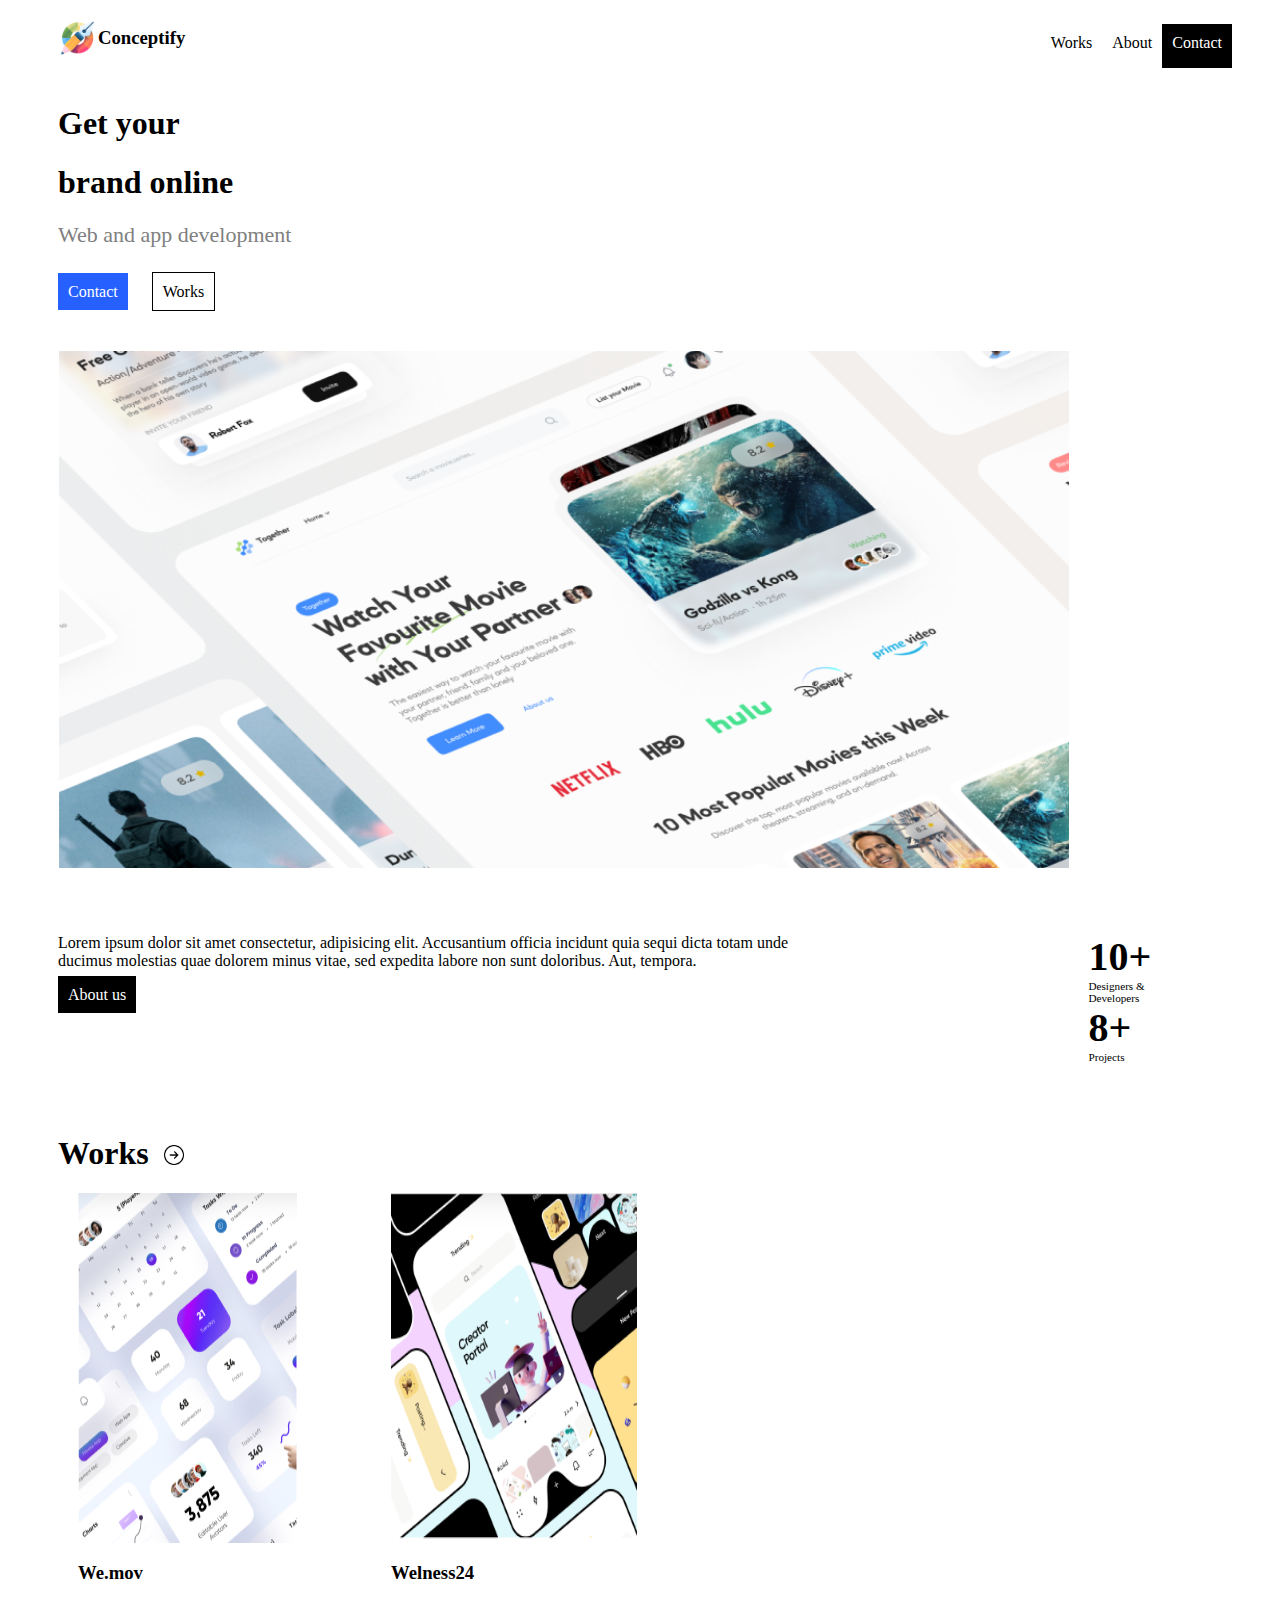
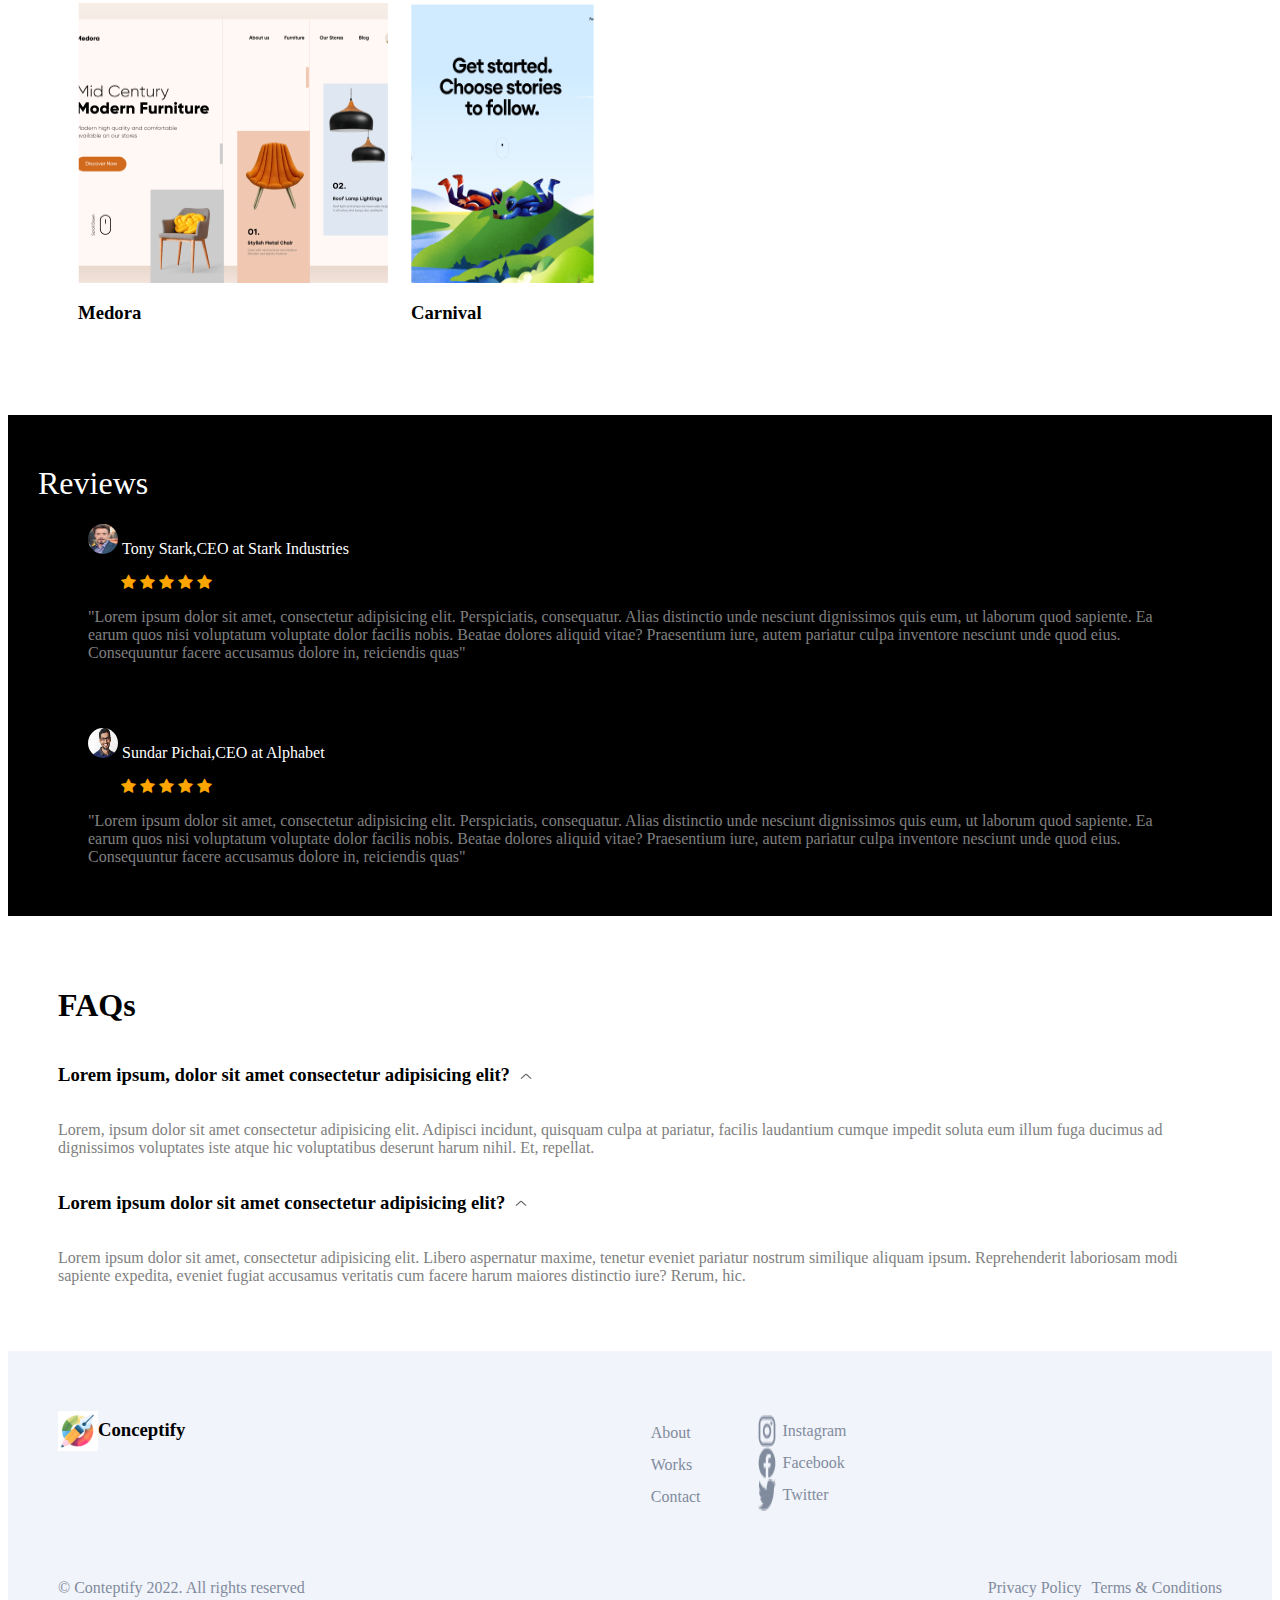
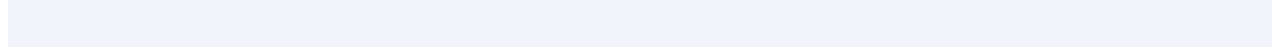
<file: Tathva/Index.html>
<html lang="en">
<head>
    <meta charset="UTF-8">
    <meta http-equiv="X-UA-Compatible" content="IE=edge">
    <meta name="viewport" content="width=device-width, initial-scale=1.0">
    <link rel="stylesheet" href="https://cdnjs.cloudflare.com/ajax/libs/font-awesome/4.7.0/css/font-awesome.min.css">
    <link rel="stylesheet" href="style.css">
    <title>Tathva Frontend</title>
</head>
<body>
    <div class="top">
        <div class="top1">
            <img src="tathva home1.png" alt="Logo of Conceptify" class="logo">
            <h3>Conceptify</h3>
        </div>
        <ul class="top2">
            <li class="list1">Works</li>
            <li class="list1">About</li>
            <li class="list2">Contact</li>
        </ul>
    </div>
    <h1 class="home1">Get your</h1>
    <h1 class="home1">brand online</h1>
    <h1 class="home2">Web and app development</h1>
    <a  class="home3">Contact</a>
    <a  class="home4">Works</a>
    <img src="tathva_first_page.png" alt="This is an glimpse of app" class="homeimage">
    <div class="box">
        <div class="right">
            <p class="right1">Lorem ipsum dolor sit amet consectetur, adipisicing elit. Accusantium officia incidunt quia sequi dicta totam unde ducimus molestias quae dolorem minus vitae, sed expedita labore non sunt doloribus. Aut, tempora.</p>
        <a class="right2">About us</a>
        </div>
        <div class="left">
            <div class="left1">10+</div>
            <div class="left2">Designers & Developers</div>
            <div class="left1">8+</div>
            <div class="left2">Projects</div>
        </div>  
    </div>

    <div class="works">
        <h1 class="works0">Works</h1>
        <img src="right.png" alt="" class="arrow">
    </div>
    <div class="photo">
        <div class="photor">
            <img src="tathva works1.png" alt="" height="50%" width="70%" class="photo1">
            <h3 class="text1" width="50%">We.mov</h3>
            <img src="tathva works3.png" alt="" height="40%" width="100%" class="photo2">
            <h3 class="text2">Medora</h3>
        </div>
        <div class="photol">
            <img src="tathva works2.png" alt="" height="50%" width=80% class="photo3">
            <h3 class="text3" width="50%">Welness24</h3>
            <img src="tathva works4.png" alt="" width="60%" height="40%" class="photo4">
            <h3 class="text4">Carnival</h3>
        </div>
    </div>

    <div class="reviews">
        <h1 class="reviews1">Reviews</h1>
        <div class="reviews2">
            <img src="Robert-Downey.jpg" alt="img"/ class="circular">
        </div>
        <div style="display:inline-block;">
            <p class="reviews3">
                Tony Stark,CEO at Stark Industries
            </p>
        </div>
        <div class="reviews4">
            <span class="fa fa-star checked"></span>
            <span class="fa fa-star checked"></span>
            <span class="fa fa-star checked"></span>
            <span class="fa fa-star checked"></span>
            <span class="fa fa-star checked"></span>
        </div>
        <p class="reviews5">
            &quot;Lorem ipsum dolor sit amet, consectetur adipisicing elit. Perspiciatis, consequatur. Alias distinctio unde nesciunt dignissimos quis eum, ut laborum quod sapiente. Ea earum quos nisi voluptatum voluptate dolor facilis nobis. Beatae dolores aliquid vitae? Praesentium iure, autem pariatur culpa inventore nesciunt unde quod eius. Consequuntur facere accusamus dolore in, reiciendis quas&quot;
        </p>
        <div class="reviews2">
            <img src="sundar pichai.jpg" alt="img"/ class="circular">
        </div>
        <div style="display:inline-block;">
            <p class="reviews3">
                Sundar Pichai,CEO at Alphabet
            </p>
        </div>
        <div class="reviews4">
            <span class="fa fa-star checked"></span>
            <span class="fa fa-star checked"></span>
            <span class="fa fa-star checked"></span>
            <span class="fa fa-star checked"></span>
            <span class="fa fa-star checked"></span>
        </div>
        <p class="reviews5">
            &quot;Lorem ipsum dolor sit amet, consectetur adipisicing elit. Perspiciatis, consequatur. Alias distinctio unde nesciunt dignissimos quis eum, ut laborum quod sapiente. Ea earum quos nisi voluptatum voluptate dolor facilis nobis. Beatae dolores aliquid vitae? Praesentium iure, autem pariatur culpa inventore nesciunt unde quod eius. Consequuntur facere accusamus dolore in, reiciendis quas&quot;
    </div>

    <h1 class="faq1">FAQs</h1>
    <div class="stark">
        <h3 class="faq2">Lorem ipsum, dolor sit amet consectetur adipisicing elit?</h3>
        <img src="Vector 1.png" alt="" class="vector1">
    </div>
    
    <p class="faq3">
        Lorem, ipsum dolor sit amet consectetur adipisicing elit. Adipisci incidunt, quisquam culpa at pariatur, facilis laudantium cumque impedit soluta eum illum fuga ducimus ad dignissimos voluptates iste atque hic voluptatibus deserunt harum nihil. Et, repellat.
    </p>
    <div class="sundar">
        <h3 class="faq2">Lorem ipsum dolor sit amet consectetur adipisicing elit?</h3>
        <img src="Vector 1.png" alt="" class="vector1">
    </div>
    
    <p class="faq4">
        Lorem ipsum dolor sit amet, consectetur adipisicing elit. Libero aspernatur maxime, tenetur eveniet pariatur nostrum similique aliquam ipsum. Reprehenderit laboriosam modi sapiente expedita, eveniet fugiat accusamus veritatis cum facere harum maiores distinctio iure? Rerum, hic.
    </p>

    <div class="footer">
        <div class="footer1">
            <div class="foot1">
                <img src="tathva home1.png" alt="Logo of Conceptify" class="logo1" height="30%">
                <h3>Conceptify</h3>
            </div>
            <div class="foot2">
                <div>
                    <ul class="l1">
                        <li class="lr">About</li>
                        <li class="lr">Works</li>
                        <li class="lr">Contact</li>
                    </ul>
                 </div>  
                 <div>
                    <div class="l2">
                        <div class="insta">
                            <img src="Vector (3).png" alt="">
                            <div class="lr">Instagram</div>
                        </div>
                        <div class="fb">
                            <img src="Vector (1).png" alt="">
                            <div class="lr">Facebook</div>
                        </div>
                        <div class="twitter">
                            <img src="Vector (2).png" alt="">
                            <div class="lr">Twitter</div>
                        </div>
                    </div>
                 </div>
            </div>
            <br>
        </div>
        <div class="footer2">
            <div>
                <div>© Conteptify 2022. All rights reserved</div>
            </div>
            <div class="r1">
                <div class="r11">Privacy Policy</div>
                <div>Terms & Conditions</div>
            </div>
        </div>
    </div>
    
</body>
</html>
</file>
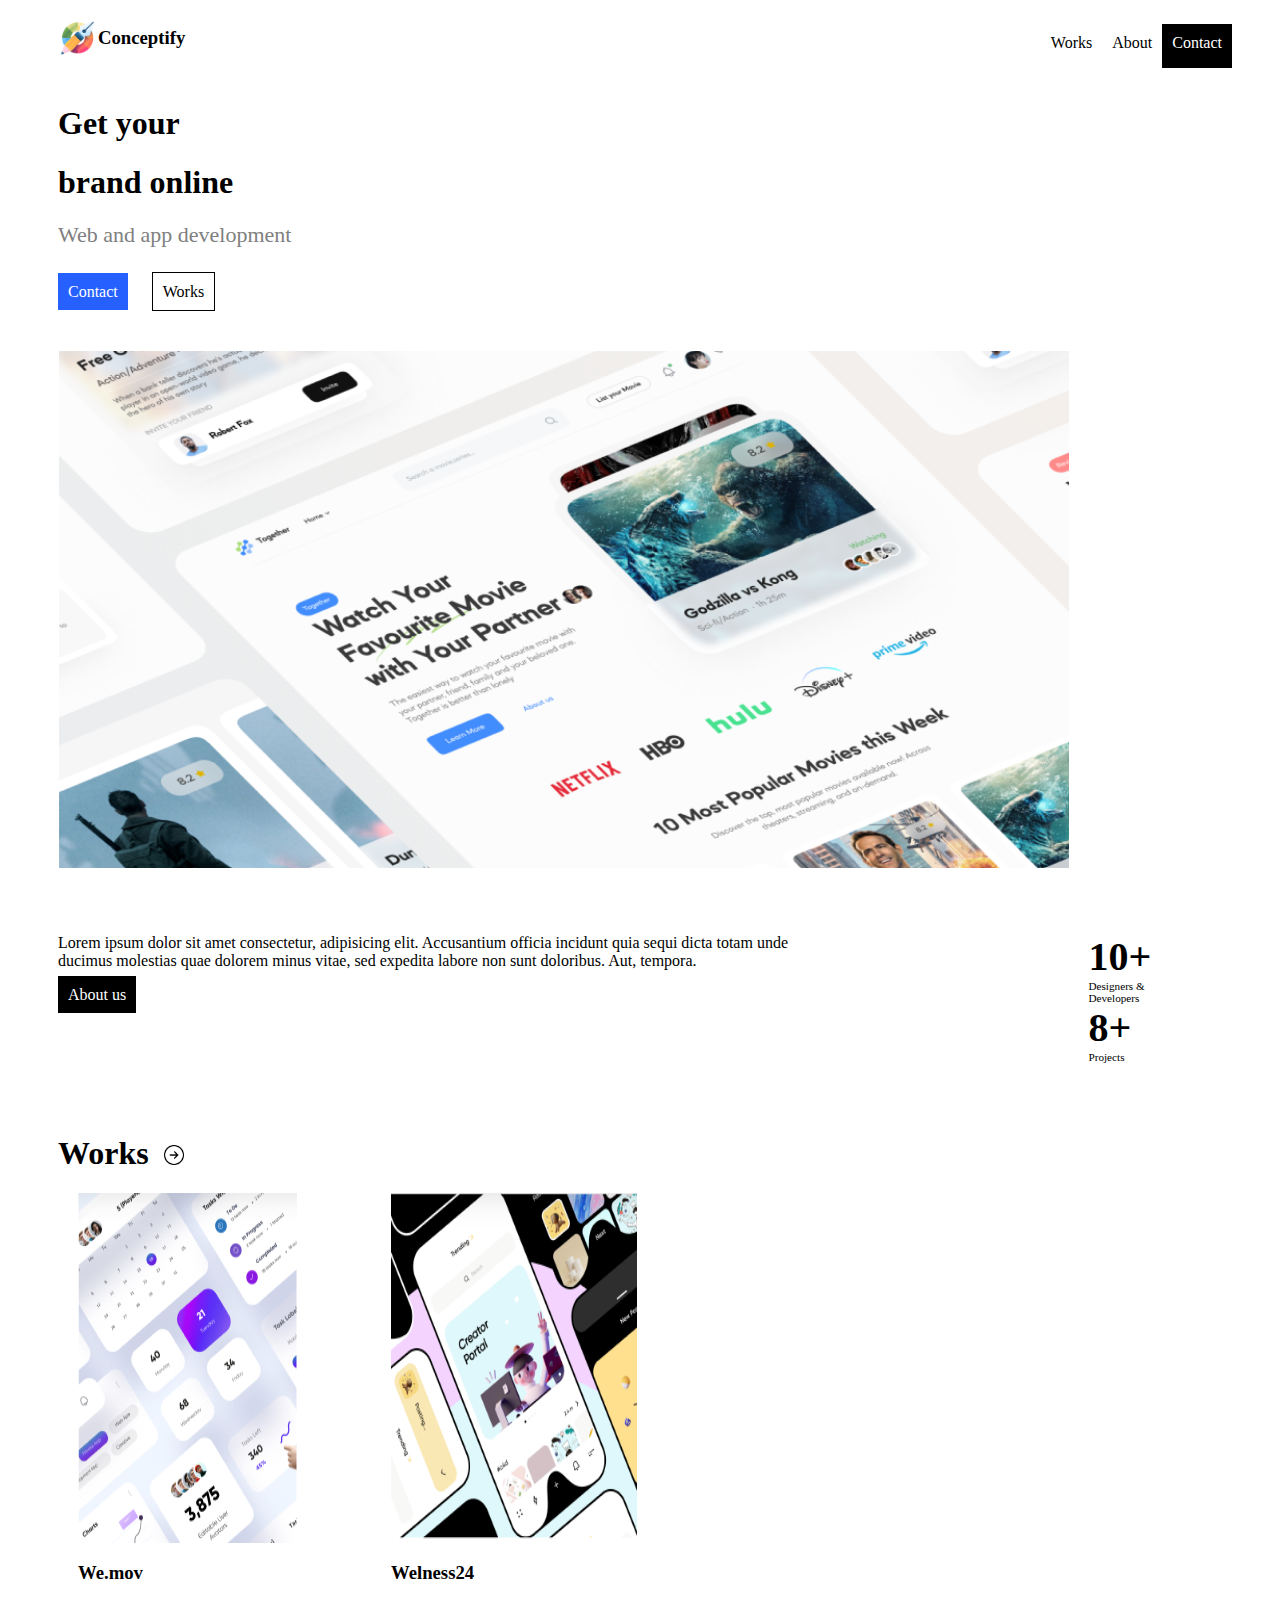
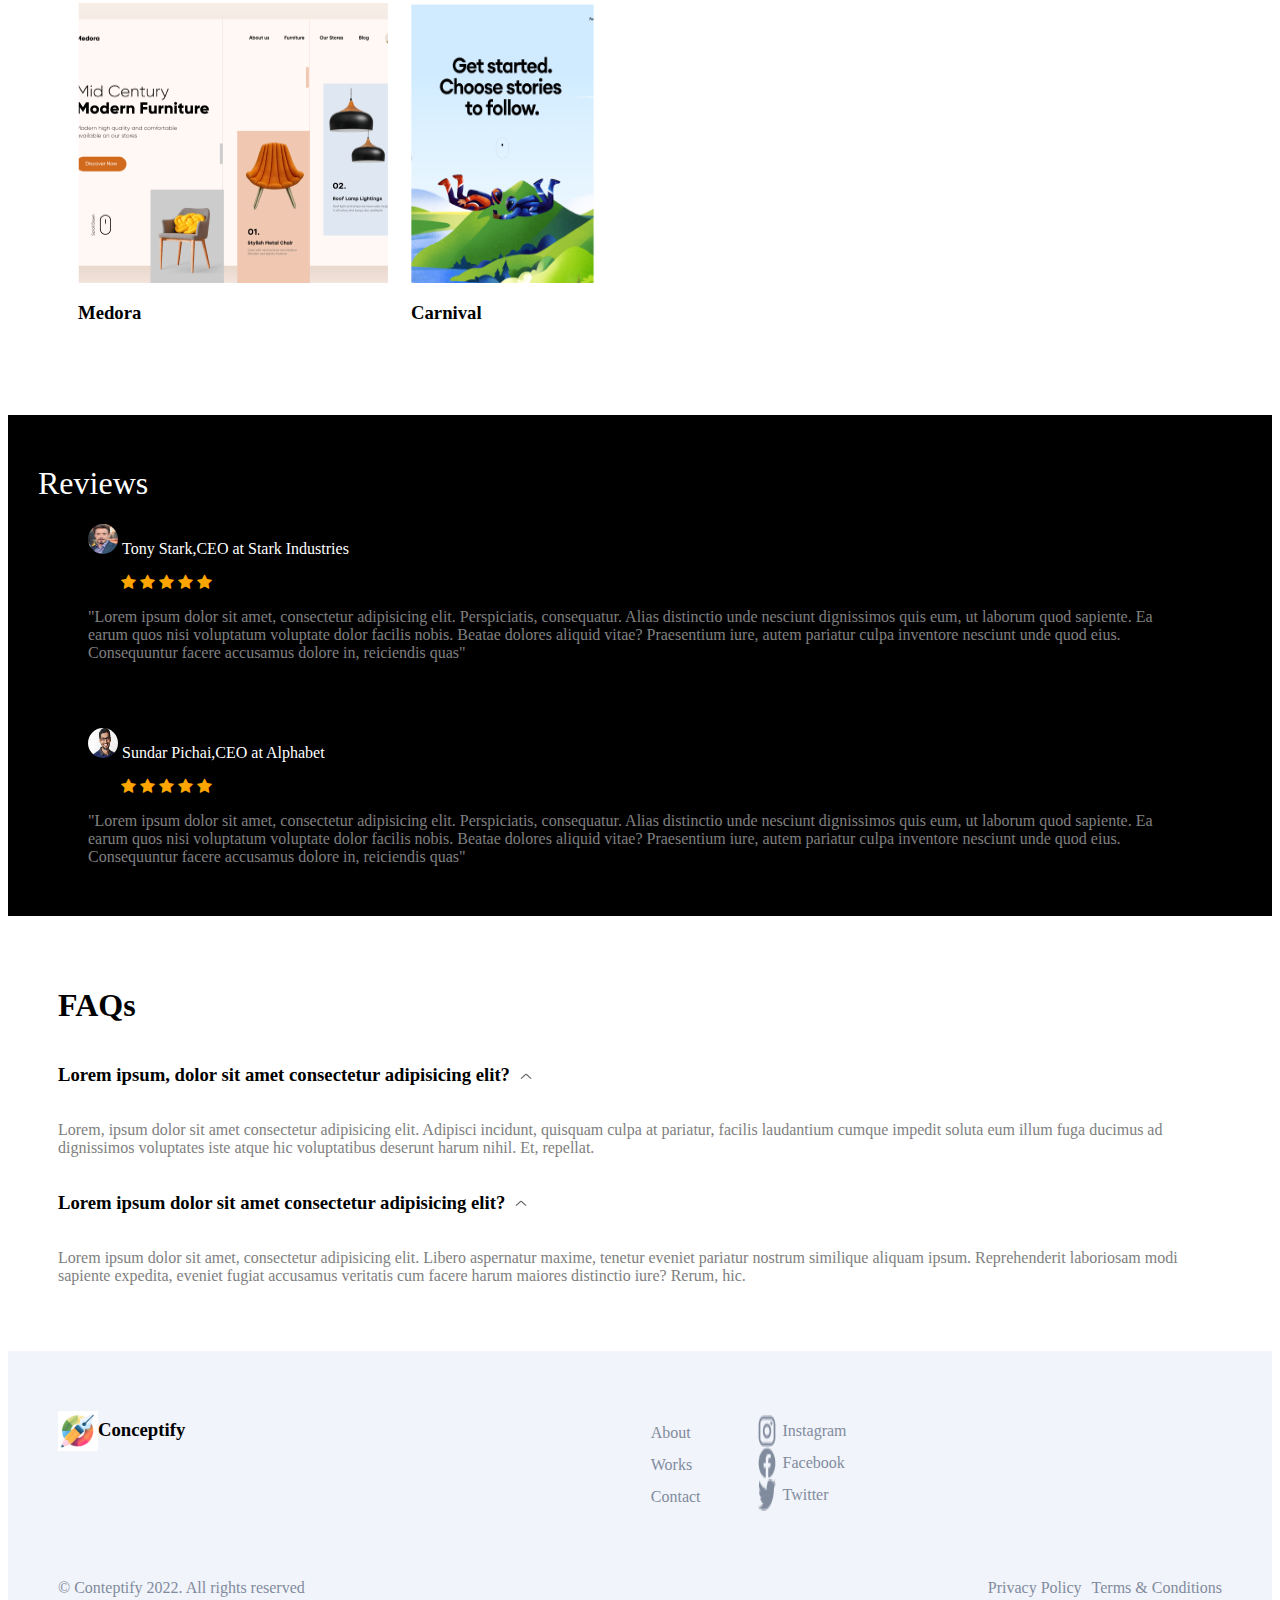
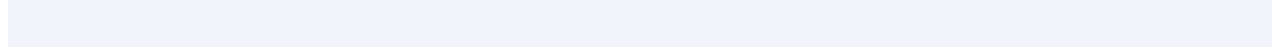
<file: Tathva/Frontendtathva.html>
<html lang="en">
<head>
    <meta charset="UTF-8">
    <meta http-equiv="X-UA-Compatible" content="IE=edge">
    <meta name="viewport" content="width=device-width, initial-scale=1.0">
    <link rel="stylesheet" href="https://cdnjs.cloudflare.com/ajax/libs/font-awesome/4.7.0/css/font-awesome.min.css">
    <link rel="stylesheet" href="style.css">
    <title>Tathva Frontend</title>
</head>
<body>
    <div class="top">
        <div class="top1">
            <img src="tathva home1.png" alt="Logo of Conceptify" class="logo">
            <h3>Conceptify</h3>
        </div>
        <ul class="top2">
            <li class="list1">Works</li>
            <li class="list1">About</li>
            <li class="list2">Contact</li>
        </ul>
    </div>
    <h1 class="home1">Get your</h1>
    <h1 class="home1">brand online</h1>
    <h1 class="home2">Web and app development</h1>
    <a  class="home3">Contact</a>
    <a  class="home4">Works</a>
    <img src="tathva_first_page.png" alt="This is an glimpse of app" class="homeimage">
    <div class="box">
        <div class="right">
            <p class="right1">Lorem ipsum dolor sit amet consectetur, adipisicing elit. Accusantium officia incidunt quia sequi dicta totam unde ducimus molestias quae dolorem minus vitae, sed expedita labore non sunt doloribus. Aut, tempora.</p>
        <a class="right2">About us</a>
        </div>
        <div class="left">
            <div class="left1">10+</div>
            <div class="left2">Designers & Developers</div>
            <div class="left1">8+</div>
            <div class="left2">Projects</div>
        </div>  
    </div>

    <div class="works">
        <h1 class="works0">Works</h1>
        <img src="right.png" alt="" class="arrow">
    </div>
    <div class="photo">
        <div class="photor">
            <img src="tathva works1.png" alt="" height="50%" width="70%" class="photo1">
            <h3 class="text1" width="50%">We.mov</h3>
            <img src="tathva works3.png" alt="" height="40%" width="100%" class="photo2">
            <h3 class="text2">Medora</h3>
        </div>
        <div class="photol">
            <img src="tathva works2.png" alt="" height="50%" width=80% class="photo3">
            <h3 class="text3" width="50%">Welness24</h3>
            <img src="tathva works4.png" alt="" width="60%" height="40%" class="photo4">
            <h3 class="text4">Carnival</h3>
        </div>
    </div>

    <div class="reviews">
        <h1 class="reviews1">Reviews</h1>
        <div class="reviews2">
            <img src="Robert-Downey.jpg" alt="img"/ class="circular">
        </div>
        <div style="display:inline-block;">
            <p class="reviews3">
                Tony Stark,CEO at Stark Industries
            </p>
        </div>
        <div class="reviews4">
            <span class="fa fa-star checked"></span>
            <span class="fa fa-star checked"></span>
            <span class="fa fa-star checked"></span>
            <span class="fa fa-star checked"></span>
            <span class="fa fa-star checked"></span>
        </div>
        <p class="reviews5">
            &quot;Lorem ipsum dolor sit amet, consectetur adipisicing elit. Perspiciatis, consequatur. Alias distinctio unde nesciunt dignissimos quis eum, ut laborum quod sapiente. Ea earum quos nisi voluptatum voluptate dolor facilis nobis. Beatae dolores aliquid vitae? Praesentium iure, autem pariatur culpa inventore nesciunt unde quod eius. Consequuntur facere accusamus dolore in, reiciendis quas&quot;
        </p>
        <div class="reviews2">
            <img src="sundar pichai.jpg" alt="img"/ class="circular">
        </div>
        <div style="display:inline-block;">
            <p class="reviews3">
                Sundar Pichai,CEO at Alphabet
            </p>
        </div>
        <div class="reviews4">
            <span class="fa fa-star checked"></span>
            <span class="fa fa-star checked"></span>
            <span class="fa fa-star checked"></span>
            <span class="fa fa-star checked"></span>
            <span class="fa fa-star checked"></span>
        </div>
        <p class="reviews5">
            &quot;Lorem ipsum dolor sit amet, consectetur adipisicing elit. Perspiciatis, consequatur. Alias distinctio unde nesciunt dignissimos quis eum, ut laborum quod sapiente. Ea earum quos nisi voluptatum voluptate dolor facilis nobis. Beatae dolores aliquid vitae? Praesentium iure, autem pariatur culpa inventore nesciunt unde quod eius. Consequuntur facere accusamus dolore in, reiciendis quas&quot;
    </div>

    <h1 class="faq1">FAQs</h1>
    <div class="stark">
        <h3 class="faq2">Lorem ipsum, dolor sit amet consectetur adipisicing elit?</h3>
        <img src="Vector 1.png" alt="" class="vector1">
    </div>
    
    <p class="faq3">
        Lorem, ipsum dolor sit amet consectetur adipisicing elit. Adipisci incidunt, quisquam culpa at pariatur, facilis laudantium cumque impedit soluta eum illum fuga ducimus ad dignissimos voluptates iste atque hic voluptatibus deserunt harum nihil. Et, repellat.
    </p>
    <div class="sundar">
        <h3 class="faq2">Lorem ipsum dolor sit amet consectetur adipisicing elit?</h3>
        <img src="Vector 1.png" alt="" class="vector1">
    </div>
    
    <p class="faq4">
        Lorem ipsum dolor sit amet, consectetur adipisicing elit. Libero aspernatur maxime, tenetur eveniet pariatur nostrum similique aliquam ipsum. Reprehenderit laboriosam modi sapiente expedita, eveniet fugiat accusamus veritatis cum facere harum maiores distinctio iure? Rerum, hic.
    </p>

    <div class="footer">
        <div class="footer1">
            <div class="foot1">
                <img src="tathva home1.png" alt="Logo of Conceptify" class="logo1" height="30%">
                <h3>Conceptify</h3>
            </div>
            <div class="foot2">
                <div>
                    <ul class="l1">
                        <li class="lr">About</li>
                        <li class="lr">Works</li>
                        <li class="lr">Contact</li>
                    </ul>
                 </div>  
                 <div>
                    <div class="l2">
                        <div class="insta">
                            <img src="Vector (3).png" alt="">
                            <div class="lr">Instagram</div>
                        </div>
                        <div class="fb">
                            <img src="Vector (1).png" alt="">
                            <div class="lr">Facebook</div>
                        </div>
                        <div class="twitter">
                            <img src="Vector (2).png" alt="">
                            <div class="lr">Twitter</div>
                        </div>
                    </div>
                 </div>
            </div>
            <br>
        </div>
        <div class="footer2">
            <div>
                <div>© Conteptify 2022. All rights reserved</div>
            </div>
            <div class="r1">
                <div class="r11">Privacy Policy</div>
                <div>Terms & Conditions</div>
            </div>
        </div>
    </div>
    
</body>
</html>
</file>
<file: Tathva/style.css>
/*See website with border enabled,it looks great and for mobile view please disable border and see,it looks great*/
.body{
    /*border: 300px solid lightgray;*/
    font-family: sans-serif;
    font-style: normal;
}
.top{
    display: flex;
    flex-direction: row;
    justify-content: space-between;
}
.top1{
    display: flex;
    padding-left: 50px;
}
.logo{
    padding-top: 10px;
    height: 40px;
    width: 40px;
}
.top2{
    display: flex;
    list-style-type: none;  
}
.list1,.list2{
    padding: 10px;
    font-weight: 400;
}
.list2{
    color: white;
    background-color: black;
    padding: 10px;
    margin-right: 40px;
    height: 24px;
}
.home1{
    padding-left: 50px;
    font-weight: bold;  
}
.home2{
    font-size: 22px;
    padding-left: 50px;
    font-weight: 400;
    padding-bottom: 20px;
    color: grey;
}
.home3{
    color: white;
    background-color: #2660FF;
    padding: 10px;
    margin-left: 50px;
}
.home4{
    border: 0.5px solid black;
    padding: 10px;
    margin-left:20px;

}
.homeimage{
    height: 250px;
    width: 80%;
    padding: 50px;
    height: auto;
}
.box{
    display: flex;
    padding-bottom: 50px;
}
.right1{
    width: 70%;
    padding-left: 50px;
}
.right2{
    color: white;
    background-color: black;
    padding: 10px;
    margin-left: 50px;
}
.left{
    padding-top: 15px;
    padding-right: 100px;
}
.left1{
    font-size: 250%;
    font-weight: bolder;
}
.left2{
    font-size: 70%;
}

.works{
    display: flex;
    flex-direction: row;
    padding-left: 50px;
}
.arrow{
    height: 20px;
    padding-top:32px ;
    padding-left: 15px;
}
.photo{
    display: flex;
    padding-bottom: 100px;
}
.photor{
    padding-left: 70px;
}
.photo4,.text4{
    padding-left: 20px;
}

.reviews{
    background-color: black;
}
.reviews1{
    color: white;
    padding-left: 30px;
    font-weight: 200;
    padding-top: 50px;
}
.reviews2{
    display:inline-block;
    vertical-align:top;
    padding-left: 80px;
}
.circular{ 
    border-radius: 50%;
    height: 30px;
    width: 30px;     
}
.reviews3{
    color: white;
}
.reviews4{
    padding-left: 113px;
}
.checked {
color: orange;
}
.reviews5{
    text-align: left;
    padding-left:80px ;
    padding-right: 80px;  
    color: grey;  
    padding-bottom: 50px;
}

.faq1{
    padding-left: 50px;
    padding-top: 50px;
}
.stark,.sundar{
    display: flex;
}
.vector1{
    width: 12px;
    height: 6px;
    color: black;
    padding-top: 27px;
    padding-left: 10px;
}
.faq2{
    padding-left: 50px;
}
.faq3,.faq4{
    padding-left: 50px;
    color: grey;
    padding-right: 50px;
}
.faq4{
    padding-bottom: 50px;
}

.footer{
    background-color: #F1F4FA;
}
.footer1{
    padding-top: 50px;
    display: flex;
    justify-content: space-between;
}
.foot1{
    display: flex;
    flex-direction: row;
}
.foot2{
    display: flex;
    flex-direction: row;
    color: #818B9E;
}
.logo1{
    padding-left: 50px;
    padding-top: 10px;
    width: 40px;
    height: 40px;
}
.l1{
    list-style-type: none;
}
.lr{
    padding: 7px;
}
.l2{
    padding-top: 14px;
    padding-left: 50px;
}
.insta,.fb,.twitter{
    display: flex;
    flex-direction: row;
}
.footer2{
    display: flex;
    justify-content: space-between;
    padding: 50px;
    color: #818B9E;
}
.r1{
    display: flex;
    flex-direction: row;
}
.r11{
    padding-right: 10px;
}

@media screen and (max-device-width: 320px)
and (orientation: portrait) and (max-device-height:514px){
    
    .top2{
        padding-left: 500px;
    }
    .homeimage{
        width: 200%;
    }
    .right1{
        padding-right: 400px;
    }

    .photo1,.photo2,.photo3,.photo4{
        height:60%;
        width:auto;
    }
    .photo3,.text3{
        padding-left: 60px;
    }
    .photo4,.text4{
        padding-left: 180px;
    }
    .reviews{
        width:300%;
        margin-top: 200px;
    }
    .reviews2{
        padding-left:50px;
    }
    .footer{
        width:300%;
    }
    .foot2{
        padding-left: 300px;
    }

    

}
</file>
